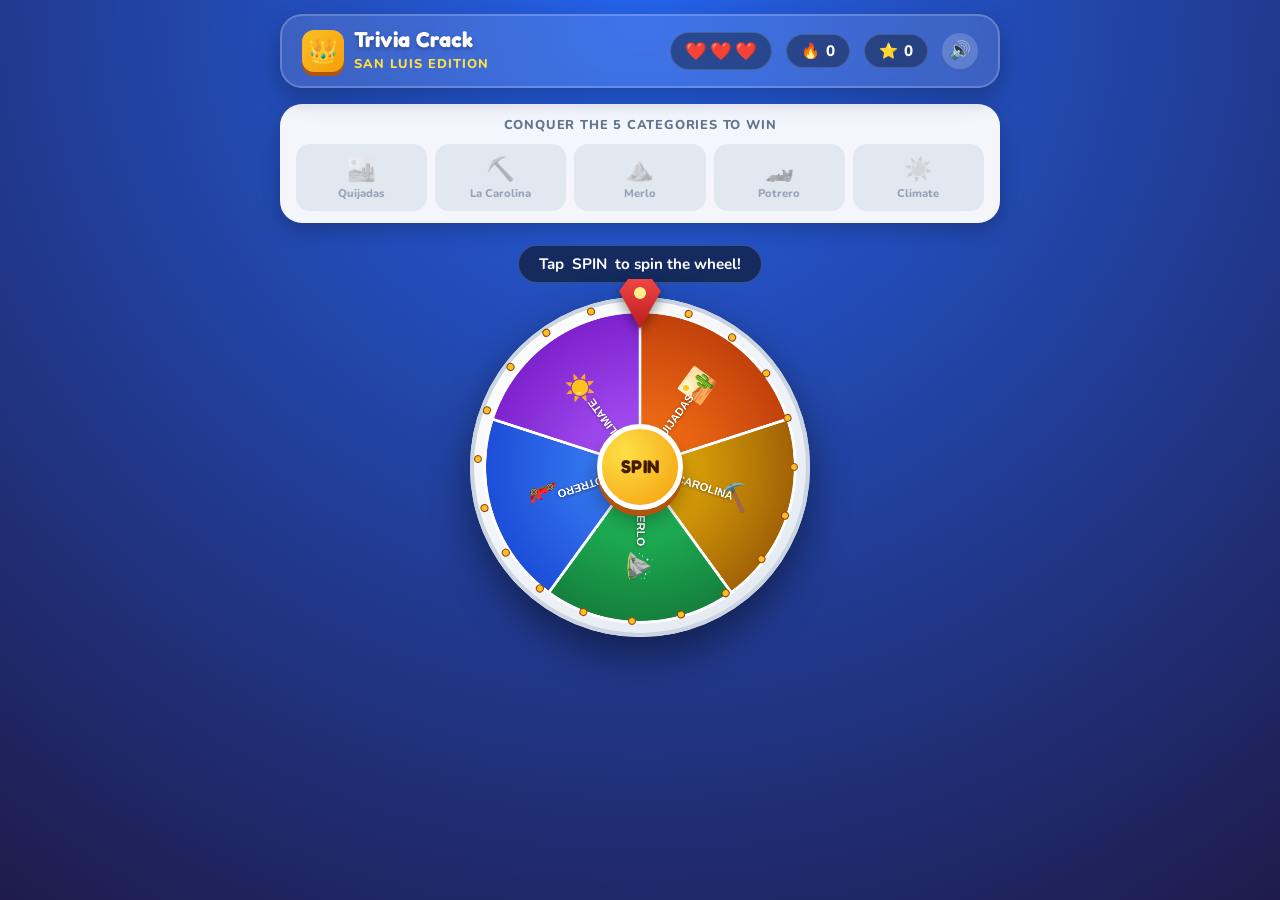
<file: sanluis.html>
<!DOCTYPE html>
<html lang="en">
<head>
  <meta charset="UTF-8" />
  <meta name="viewport" content="width=device-width, initial-scale=1.0" />
  <title>Trivia Crack: San Luis Edition</title>
  <link rel="preconnect" href="https://fonts.googleapis.com">
  <link rel="preconnect" href="https://fonts.gstatic.com" crossorigin>
  <link href="https://fonts.googleapis.com/css2?family=Fredoka:wght@500;600;700&family=Nunito:wght@600;700;800&display=swap" rel="stylesheet">
  <!-- Enlace al archivo CSS separado -->
  <link rel="stylesheet" href="questions.css" />
</head>
<body>

  <canvas id="confetti-canvas"></canvas>

  <div class="app-container">
    <!-- Top Header -->
    <header class="top-bar">
      <div class="brand">
        <div class="brand-logo" title="San Luis Trivia">👑</div>
        <div class="brand-text">
          <h1>Trivia Crack</h1>
          <span>San Luis Edition</span>
        </div>
      </div>

      <div class="stats-group">
        <div class="stat-pill" title="Remaining Lives">
          <div class="hearts" id="hearts-display">
            <span class="heart">❤️</span>
            <span class="heart">❤️</span>
            <span class="heart">❤️</span>
          </div>
        </div>
        <div class="stat-pill" title="Current Streak">
          🔥 <span id="streak-count">0</span>
        </div>
        <div class="stat-pill" title="Total Score">
          ⭐ <span id="score-count">0</span>
        </div>
        <button class="sound-btn" id="sound-toggle" title="Toggle Sound">🔊</button>
      </div>
    </header>

    <!-- Crown Collection Progress Bar -->
    <section class="crowns-bar" aria-label="Collected Crowns">
      <div class="crowns-label">Conquer the 5 Categories to Win</div>
      <div class="crowns-grid" id="crowns-grid">
        <!-- Populated dynamically -->
      </div>
    </section>

    <!-- Main Wheel Arena -->
    <main class="wheel-stage">
      <div class="status-banner" id="status-banner">
        Tap <strong>SPIN</strong> to spin the wheel!
      </div>

      <div class="wheel-wrapper">
        <div class="wheel-pointer" id="wheel-pointer"></div>
        <div class="wheel-outer-rim" id="wheel-rim">
          <canvas id="wheel-canvas" width="680" height="680"></canvas>
          <button class="spin-center-btn" id="spin-btn">SPIN</button>
        </div>
      </div>
    </main>
  </div>

  <!-- Question Modal -->
  <div class="modal-backdrop" id="question-modal">
    <div class="modal-card">
      <div class="modal-header" id="q-header">
        <div class="cat-badge" id="q-cat-badge">
          <span id="q-cat-icon">🏜️</span>
          <span id="q-cat-name">Category</span>
        </div>
        <div class="crown-alert" id="q-crown-alert">👑 CROWN QUESTION!</div>
      </div>
      <div class="modal-body">
        <p class="question-text" id="q-text">Loading question...</p>
        <div class="options-list" id="q-options">
          <!-- Buttons injected dynamically -->
        </div>
        <div class="feedback-box" id="q-feedback"></div>
        <button class="continue-btn" id="q-continue-btn">Continue</button>
      </div>
    </div>
  </div>

  <!-- End Game Modal -->
  <div class="modal-backdrop" id="end-modal">
    <div class="modal-card end-card">
      <div class="end-emoji" id="end-emoji">🏆</div>
      <h2 class="end-title" id="end-title">You Are the King of San Luis!</h2>
      <p class="end-subtitle" id="end-subtitle">You conquered all 5 categories about San Luis's wonders and climate.</p>
      
      <div class="end-stats">
        <div class="end-stat-box">
          <span class="val" id="end-score">0</span>
          <span class="lbl">Points</span>
        </div>
        <div class="end-stat-box">
          <span class="val" id="end-crowns">5/5</span>
          <span class="lbl">Crowns</span>
        </div>
        <div class="end-stat-box">
          <span class="val" id="end-accuracy">100%</span>
          <span class="lbl">Accuracy</span>
        </div>
      </div>

      <button class="restart-btn" id="restart-btn">🔄 Play Again</button>
    </div>
  </div>

  <script>
    // ==========================================
    // 1. CATEGORIES & QUESTION BANK (ENGLISH)
    // ==========================================
    const CATEGORIES = [
      {
        id: 'quijadas',
        name: 'Sierra de las Quijadas',
        shortName: 'Quijadas',
        icon: '🏜️',
        color: '#f97316',
        darkColor: '#c2410c',
        questions: [
          {
            q: "In which part of San Luis province is Sierra de las Quijadas National Park located?",
            options: ["Northwest of the province", "Southeast of the province", "In the center of the capital city", "On the southern border"],
            answer: 0,
            info: "Sierra de las Quijadas National Park is located in the northwest of San Luis province."
          },
          {
            q: "Approximately how many hectares does Sierra de las Quijadas National Park protect?",
            options: ["Nearly 74,000 hectares", "Around 12,000 hectares", "Over 250,000 hectares", "Exactly 5,000 hectares"],
            answer: 0,
            info: "It protects nearly 74,000 hectares of desert landscapes and reddish geological formations."
          },
          {
            q: "What is the name of the massive natural amphitheater with deep canyons and cliffs in Sierra de las Quijadas?",
            options: ["Potrero de la Aguada", "Valle del Conlara", "Filo Serrano", "Potrero de los Funes"],
            answer: 0,
            info: "Potrero de la Aguada is a massive natural amphitheater carved by erosion over millions of years."
          },
          {
            q: "What paleontological discovery gives Sierra de las Quijadas immense scientific value?",
            options: ["Dinosaur footprints", "Frozen wooly mammoths", "Ancient underwater coral cities", "Viking ship remains"],
            answer: 0,
            info: "Dinosaur footprints have been discovered in the park, adding to its paleontological value."
          },
          {
            q: "Which iconic bird species uses Sierra de las Quijadas as its habitat?",
            options: ["Andean condor", "Emperor penguin", "Atlantic puffin", "Toucan"],
            answer: 0,
            info: "The park serves as a vital habitat for species such as the Andean condor."
          }
        ]
      },
      {
        id: 'carolina',
        name: 'La Carolina',
        shortName: 'La Carolina',
        icon: '⛏️',
        color: '#eab308',
        darkColor: '#a16207',
        questions: [
          {
            q: "At the foot of which hill is the historical village of La Carolina located?",
            options: ["Tomolasta Hill", "Mirador del Sol", "Cerro Uritorco", "Aconcagua"],
            answer: 0,
            info: "La Carolina is located in the Sierras de San Luis, right at the foot of Tomolasta Hill."
          },
          {
            q: "In which department of San Luis is La Carolina situated?",
            options: ["Coronel Pringles Department", "Juan Martín de Pueyrredón Department", "Junín Department", "Chacabuco Department"],
            answer: 0,
            info: "La Carolina is located in the Sierras de San Luis within the Coronel Pringles Department."
          },
          {
            q: "What kind of streets characterize the quaint village of La Carolina?",
            options: ["Cobblestone streets", "Wooden boardwalks", "Six-lane asphalt avenues", "Water canals"],
            answer: 0,
            info: "La Carolina is known for its charming cobblestone streets."
          },
          {
            q: "What historical aesthetic and past does La Carolina preserve?",
            options: ["Colonial aesthetic and mining past", "Futuristic architecture and space history", "Industrial textile factories", "Maritime port heritage"],
            answer: 0,
            info: "La Carolina preserves its colonial aesthetic and rich mining past."
          }
        ]
      },
      {
        id: 'merlo',
        name: 'Villa de Merlo',
        shortName: 'Merlo',
        icon: '⛰️',
        color: '#22c55e',
        darkColor: '#15803d',
        questions: [
          {
            q: "At the foot of which mountain range is Villa de Merlo located?",
            options: ["Sierras de los Comechingones", "Sierras de las Quijadas", "Andes Centrales", "Sierras de Tandil"],
            answer: 0,
            info: "Villa de Merlo is located in the northwest of the province, at the foot of the Sierras de los Comechingones."
          },
          {
            q: "Why is Villa de Merlo globally recognized?",
            options: ["For its microclimate (pure air, optimal oxygen and ozone)", "For having the largest seaport in Argentina", "For its year-round polar icebergs", "For its active volcanic geysers"],
            answer: 0,
            info: "Merlo is globally famous for its microclimate, characterized by pure air and optimal levels of oxygen and ozone."
          },
          {
            q: "How high above sea level is the Mirador del Sol in Villa de Merlo?",
            options: ["Nearly 1,470 meters (4,820 feet)", "Around 300 meters (980 feet)", "Over 4,500 meters (14,760 feet)", "At sea level (0 meters)"],
            answer: 0,
            info: "Mirador del Sol sits at nearly 1,470 meters (4,820 feet) above sea level."
          },
          {
            q: "Which valley can be seen with breathtaking panoramic views from Mirador del Sol and Filo Serrano road?",
            options: ["Conlara Valley", "Uco Valley", "Calchaquí Valley", "Punilla Valley"],
            answer: 0,
            info: "Mirador del Sol and the Filo Serrano road offer panoramic views of the Conlara Valley."
          },
          {
            q: "Which waterfall and indigenous culture are associated with Villa de Merlo?",
            options: ["Pasos Malos waterfall & Comechingón culture", "Salto de la Moneda & Mapuche culture", "Iguazú Falls & Guaraní culture", "Salto del Agrio & Tehuelche culture"],
            answer: 0,
            info: "Merlo is famous for waterfalls like Pasos Malos and a rich history connected to the Comechingón indigenous culture."
          }
        ]
      },
      {
        id: 'potrero',
        name: 'Potrero de los Funes',
        shortName: 'Potrero',
        icon: '🏎️',
        color: '#3b82f6',
        darkColor: '#1d4ed8',
        questions: [
          {
            q: "How far is Potrero de los Funes from the capital city of San Luis?",
            options: ["About 20 km (12 miles)", "About 180 km (112 miles)", "About 500 km (310 miles)", "Less than 1 km"],
            answer: 0,
            info: "Potrero de los Funes is located in the Juan Martín de Pueyrredón Department, about 20 km (12 miles) from the capital city."
          },
          {
            q: "What sits at the center of the picturesque valley of Potrero de los Funes?",
            options: ["A large reservoir (Potrero de los Funes Dam)", "A salt flat", "An ancient Roman colosseum", "A dense tropical rainforest"],
            answer: 0,
            info: "The valley is surrounded by hills and mountain ranges centered around the Potrero de los Funes Dam."
          },
          {
            q: "Which waterfall can hikers trek to in Potrero de los Funes?",
            options: ["Salto de la Moneda waterfall", "Pasos Malos waterfall", "Niagara Falls", "Salto del Tabaquillo"],
            answer: 0,
            info: "Potrero de los Funes is a top choice for hiking, including the trek to the Salto de la Moneda waterfall."
          },
          {
            q: "What unique sporting feature circles the entire lake in Potrero de los Funes?",
            options: ["An international racing circuit", "An 18-hole floating golf course", "A high-speed bullet train track", "An Olympic bobsled track"],
            answer: 0,
            info: "Potrero de los Funes features a famous international racing circuit that circles the entire lake."
          }
        ]
      },
      {
        id: 'clima',
        name: 'Climate in San Luis',
        shortName: 'Climate',
        icon: '☀️',
        color: '#a855f7',
        darkColor: '#7e22ce',
        questions: [
          {
            q: "How is the climate in San Luis described overall?",
            options: ["Mostly dry climate with hot summers and cold winters", "Tropical rainforest climate year-round", "Subarctic tundra with permanent snow", "Constant monsoon weather"],
            answer: 0,
            info: "San Luis has a mostly dry climate with hot summers, cold winters, and plenty of sunny days."
          },
          {
            q: "What temperatures can summers reach in San Luis?",
            options: ["Above 30 degrees Celsius", "Below 5 degrees Celsius", "Never above 18 degrees Celsius", "Around -10 degrees Celsius"],
            answer: 0,
            info: "Summers in San Luis are hot, and temperatures can go above 30 degrees Celsius."
          },
          {
            q: "During which seasons does it rain more in San Luis?",
            options: ["Spring and summer (mostly with storms)", "Autumn and winter", "Only in July", "It never rains at all"],
            answer: 0,
            info: "It rains more in spring and summer, and most of the rain comes with storms."
          },
          {
            q: "How does the weather change in the mountains of San Luis compared to the rest of the province?",
            options: ["It is cooler and more humid", "It is much hotter and drier", "It has zero wind and high humidity", "Temperatures exceed 50°C"],
            answer: 0,
            info: "In the mountains of San Luis, the weather is cooler and more humid."
          },
          {
            q: "Besides hot summers and cold winters (sometimes with frost), what characterizes San Luis's weather?",
            options: ["A lot of sunny days and semi-arid to arid zones", "Continuous dense fog every day", "Daily hurricanes", "Permanent overcast skies"],
            answer: 0,
            info: "San Luis has semi-arid and arid areas, occasional winter frost, and a lot of sunny days."
          }
        ]
      }
    ];

    // ==========================================
    // 2. SYNTHESIZED SOUND EFFECTS (WEB AUDIO)
    // ==========================================
    class SoundFX {
      constructor() {
        this.enabled = true;
        this.ctx = null;
      }

      init() {
        if (!this.ctx) {
          const AudioCtx = window.AudioContext || window.webkitAudioContext;
          if (AudioCtx) this.ctx = new AudioCtx();
        }
        if (this.ctx && this.ctx.state === 'suspended') {
          this.ctx.resume();
        }
      }

      playTick() {
        if (!this.enabled) return;
        this.init();
        if (!this.ctx) return;
        const osc = this.ctx.createOscillator();
        const gain = this.ctx.createGain();
        osc.type = 'triangle';
        osc.frequency.setValueAtTime(520, this.ctx.currentTime);
        osc.frequency.exponentialRampToValueAtTime(180, this.ctx.currentTime + 0.045);
        gain.gain.setValueAtTime(0.18, this.ctx.currentTime);
        gain.gain.exponentialRampToValueAtTime(0.001, this.ctx.currentTime + 0.045);
        osc.connect(gain);
        gain.connect(this.ctx.destination);
        osc.start();
        osc.stop(this.ctx.currentTime + 0.05);
      }

      playCorrect() {
        if (!this.enabled) return;
        this.init();
        if (!this.ctx) return;
        const notes = [523.25, 659.25, 783.99, 1046.50];
        notes.forEach((freq, i) => {
          const osc = this.ctx.createOscillator();
          const gain = this.ctx.createGain();
          osc.type = 'sine';
          const start = this.ctx.currentTime + i * 0.07;
          osc.frequency.setValueAtTime(freq, start);
          gain.gain.setValueAtTime(0.2, start);
          gain.gain.exponentialRampToValueAtTime(0.001, start + 0.25);
          osc.connect(gain);
          gain.connect(this.ctx.destination);
          osc.start(start);
          osc.stop(start + 0.26);
        });
      }

      playWrong() {
        if (!this.enabled) return;
        this.init();
        if (!this.ctx) return;
        const notes = [240, 185];
        notes.forEach((freq, i) => {
          const osc = this.ctx.createOscillator();
          const gain = this.ctx.createGain();
          osc.type = 'sawtooth';
          const start = this.ctx.currentTime + i * 0.14;
          osc.frequency.setValueAtTime(freq, start);
          gain.gain.setValueAtTime(0.16, start);
          gain.gain.exponentialRampToValueAtTime(0.001, start + 0.28);
          osc.connect(gain);
          gain.connect(this.ctx.destination);
          osc.start(start);
          osc.stop(start + 0.3);
        });
      }

      playWin() {
        if (!this.enabled) return;
        this.init();
        if (!this.ctx) return;
        const melody = [523.25, 659.25, 783.99, 1046.50, 783.99, 1046.50];
        const times = [0, 0.1, 0.2, 0.3, 0.45, 0.6];
        melody.forEach((freq, i) => {
          const osc = this.ctx.createOscillator();
          const gain = this.ctx.createGain();
          osc.type = 'triangle';
          const start = this.ctx.currentTime + times[i];
          osc.frequency.setValueAtTime(freq, start);
          gain.gain.setValueAtTime(0.24, start);
          gain.gain.exponentialRampToValueAtTime(0.001, start + 0.35);
          osc.connect(gain);
          gain.connect(this.ctx.destination);
          osc.start(start);
          osc.stop(start + 0.36);
        });
      }
    }

    const sfx = new SoundFX();

    // ==========================================
    // 3. GAME STATE & DOM REFERENCES
    // ==========================================
    const state = {
      lives: 3,
      score: 0,
      streak: 0,
      totalAnswered: 0,
      totalCorrect: 0,
      crowns: new Set(),
      usedQuestions: {},
      currentRotation: 0,
      isSpinning: false,
      activeCategory: null,
      activeQuestion: null
    };

    const wheelCanvas = document.getElementById('wheel-canvas');
    const ctx = wheelCanvas.getContext('2d');
    const spinBtn = document.getElementById('spin-btn');
    const wheelPointer = document.getElementById('wheel-pointer');
    const wheelRim = document.getElementById('wheel-rim');
    const statusBanner = document.getElementById('status-banner');
    const crownsGrid = document.getElementById('crowns-grid');
    const heartsDisplay = document.getElementById('hearts-display');
    const streakCount = document.getElementById('streak-count');
    const scoreCount = document.getElementById('score-count');
    const soundToggle = document.getElementById('sound-toggle');

    const qModal = document.getElementById('question-modal');
    const qHeader = document.getElementById('q-header');
    const qCatIcon = document.getElementById('q-cat-icon');
    const qCatName = document.getElementById('q-cat-name');
    const qCrownAlert = document.getElementById('q-crown-alert');
    const qText = document.getElementById('q-text');
    const qOptions = document.getElementById('q-options');
    const qFeedback = document.getElementById('q-feedback');
    const qContinueBtn = document.getElementById('q-continue-btn');

    const endModal = document.getElementById('end-modal');
    const endEmoji = document.getElementById('end-emoji');
    const endTitle = document.getElementById('end-title');
    const endSubtitle = document.getElementById('end-subtitle');
    const endScore = document.getElementById('end-score');
    const endCrowns = document.getElementById('end-crowns');
    const endAccuracy = document.getElementById('end-accuracy');
    const restartBtn = document.getElementById('restart-btn');

    // ==========================================
    // 4. WHEEL RENDERING & RIM PEGS
    // ==========================================
    const NUM_SLICES = CATEGORIES.length;
    const SLICE_ANGLE = (2 * Math.PI) / NUM_SLICES;

    function buildRimPegs() {
      document.querySelectorAll('.rim-peg').forEach(el => el.remove());
      const numPegs = 20;
      for (let i = 0; i < numPegs; i++) {
        const deg = (360 / numPegs) * i;
        const peg = document.createElement('div');
        peg.className = 'rim-peg';
        peg.style.transform = `translate(-50%, -50%) rotate(${deg}deg) translateY(-162px)`;
        wheelRim.appendChild(peg);
      }
    }

    function drawWheel(rotationRad = 0) {
      const w = wheelCanvas.width;
      const h = wheelCanvas.height;
      const cx = w / 2;
      const cy = h / 2;
      const radius = w / 2 - 6;

      ctx.clearRect(0, 0, w, h);
      ctx.save();
      ctx.translate(cx, cy);
      ctx.rotate(rotationRad);

      for (let i = 0; i < NUM_SLICES; i++) {
        const cat = CATEGORIES[i];
        const startAngle = -Math.PI / 2 + i * SLICE_ANGLE;
        const endAngle = startAngle + SLICE_ANGLE;

        ctx.beginPath();
        ctx.moveTo(0, 0);
        ctx.arc(0, 0, radius, startAngle, endAngle);
        ctx.closePath();

        const grad = ctx.createRadialGradient(0, 0, 40, 0, 0, radius);
        grad.addColorStop(0, cat.color);
        grad.addColorStop(1, cat.darkColor);
        ctx.fillStyle = grad;
        ctx.fill();

        ctx.lineWidth = 6;
        ctx.strokeStyle = '#ffffff';
        ctx.stroke();

        ctx.save();
        const midAngle = startAngle + SLICE_ANGLE / 2;
        ctx.rotate(midAngle);

        ctx.font = '56px "Apple Color Emoji", "Segoe UI Emoji", sans-serif';
        ctx.textAlign = 'center';
        ctx.textBaseline = 'middle';
        ctx.fillText(cat.icon, radius * 0.64, 0);

        ctx.fillStyle = '#ffffff';
        ctx.font = '700 24px "Fredoka", sans-serif';
        ctx.shadowColor = 'rgba(0,0,0,0.45)';
        ctx.shadowBlur = 6;
        ctx.shadowOffsetY = 2;
        ctx.fillText(cat.shortName.toUpperCase(), radius * 0.38, 0);
        ctx.restore();
      }

      ctx.restore();
    }

    // ==========================================
    // 5. UI UPDATES & CROWNS BAR
    // ==========================================
    function renderCrowns() {
      crownsGrid.innerHTML = '';
      CATEGORIES.forEach(cat => {
        const unlocked = state.crowns.has(cat.id);
        const badge = document.createElement('div');
        badge.className = `crown-badge ${unlocked ? 'unlocked' : ''}`;
        badge.style.backgroundColor = unlocked ? cat.color : '#e2e8f0';
        badge.innerHTML = `
          <span class="mini-crown">👑</span>
          <span class="cat-icon">${cat.icon}</span>
          <span class="cat-name">${cat.shortName}</span>
        `;
        crownsGrid.appendChild(badge);
      });
    }

    function updateHUD() {
      scoreCount.textContent = state.score;
      streakCount.textContent = state.streak;

      const hearts = heartsDisplay.querySelectorAll('.heart');
      hearts.forEach((h, idx) => {
        if (idx >= state.lives) {
          h.classList.add('lost');
        } else {
          h.classList.remove('lost');
        }
      });

      renderCrowns();
    }

    // ==========================================
    // 6. SPINNING LOGIC
    // ==========================================
    function spinWheel() {
      if (state.isSpinning || state.lives <= 0) return;

      state.isSpinning = true;
      spinBtn.disabled = true;
      statusBanner.innerHTML = `Spinning the wheel... Good luck! 🍀`;

      let targetIndex;
      const uncollected = CATEGORIES.map((c, idx) => (!state.crowns.has(c.id) ? idx : -1)).filter(idx => idx !== -1);
      if (uncollected.length > 0 && Math.random() < 0.72) {
        targetIndex = uncollected[Math.floor(Math.random() * uncollected.length)];
      } else {
        targetIndex = Math.floor(Math.random() * NUM_SLICES);
      }

      const sliceDeg = 360 / NUM_SLICES;
      const jitter = (Math.random() - 0.5) * (sliceDeg * 0.55);
      const targetCenterDeg = targetIndex * sliceDeg + sliceDeg / 2 + jitter;
      const desiredFinalMod = (360 - (targetCenterDeg % 360) + 360) % 360;

      const currentMod = ((state.currentRotation % 360) + 360) % 360;
      let deltaDeg = desiredFinalMod - currentMod;
      if (deltaDeg < 0) deltaDeg += 360;

      const extraSpins = (5 + Math.floor(Math.random() * 3)) * 360;
      const totalRotationDeg = state.currentRotation + extraSpins + deltaDeg;

      const startRotation = state.currentRotation;
      const duration = 3800;
      const startTime = performance.now();
      let lastSliceTick = -1;

      function animate(now) {
        const elapsed = now - startTime;
        const progress = Math.min(elapsed / duration, 1);
        const ease = 1 - Math.pow(1 - progress, 4);

        const currentDeg = startRotation + (totalRotationDeg - startRotation) * ease;
        state.currentRotation = currentDeg;
        drawWheel((currentDeg * Math.PI) / 180);

        const normalizedDeg = ((360 - (currentDeg % 360)) + 360) % 360;
        const currentSlice = Math.floor(normalizedDeg / sliceDeg) % NUM_SLICES;
        if (currentSlice !== lastSliceTick) {
          lastSliceTick = currentSlice;
          sfx.playTick();
          wheelPointer.classList.remove('tick');
          void wheelPointer.offsetWidth;
          wheelPointer.classList.add('tick');
        }

        if (progress < 1) {
          requestAnimationFrame(animate);
        } else {
          state.isSpinning = false;
          const landedCategory = CATEGORIES[targetIndex];
          statusBanner.innerHTML = `Category: <strong>${landedCategory.icon} ${landedCategory.name}</strong>!`;
          setTimeout(() => openQuestion(landedCategory), 550);
        }
      }

      requestAnimationFrame(animate);
    }

    // ==========================================
    // 7. QUESTION PRESENTATION & EVALUATION
    // ==========================================
    function getNextQuestion(category) {
      if (!state.usedQuestions[category.id]) {
        state.usedQuestions[category.id] = new Set();
      }
      const usedSet = state.usedQuestions[category.id];
      if (usedSet.size >= category.questions.length) {
        usedSet.clear();
      }

      const availableIndices = category.questions
        .map((_, idx) => idx)
        .filter(idx => !usedSet.has(idx));

      const chosenIdx = availableIndices[Math.floor(Math.random() * availableIndices.length)];
      usedSet.add(chosenIdx);
      return category.questions[chosenIdx];
    }

    function openQuestion(category) {
      state.activeCategory = category;
      const qObj = getNextQuestion(category);
      state.activeQuestion = qObj;

      const isCrownMatch = !state.crowns.has(category.id);

      qHeader.style.background = `linear-gradient(135deg, ${category.color}, ${category.darkColor})`;
      qCatIcon.textContent = category.icon;
      qCatName.textContent = category.name;
      qCrownAlert.style.display = isCrownMatch ? 'inline-block' : 'none';
      qText.textContent = qObj.q;

      qFeedback.className = 'feedback-box';
      qFeedback.innerHTML = '';
      qContinueBtn.style.display = 'none';

      const indexedOptions = qObj.options.map((text, idx) => ({
        text,
        isCorrect: idx === qObj.answer
      }));

      for (let i = indexedOptions.length - 1; i > 0; i--) {
        const j = Math.floor(Math.random() * (i + 1));
        [indexedOptions[i], indexedOptions[j]] = [indexedOptions[j], indexedOptions[i]];
      }

      const letters = ['A', 'B', 'C', 'D'];
      qOptions.innerHTML = '';
      indexedOptions.forEach((opt, idx) => {
        const btn = document.createElement('button');
        btn.className = 'option-btn';
        btn.innerHTML = `
          <span class="opt-letter">${letters[idx]}</span>
          <span>${opt.text}</span>
        `;
        btn.addEventListener('click', () => handleAnswer(btn, opt.isCorrect, indexedOptions));
        qOptions.appendChild(btn);
      });

      qModal.classList.add('active');
    }

    function handleAnswer(selectedBtn, isCorrect, allShuffledOptions) {
      const buttons = qOptions.querySelectorAll('.option-btn');
      buttons.forEach(b => (b.disabled = true));

      state.totalAnswered++;

      if (isCorrect) {
        sfx.playCorrect();
        selectedBtn.classList.add('correct');
        state.totalCorrect++;
        state.streak++;
        const earnedPoints = 100 + (state.streak - 1) * 25;
        state.score += earnedPoints;

        const gotNewCrown = !state.crowns.has(state.activeCategory.id);
        if (gotNewCrown) {
          state.crowns.add(state.activeCategory.id);
        }

        qFeedback.className = 'feedback-box success';
        qFeedback.innerHTML = `
          <strong>${gotNewCrown ? '👑 Crown Conquered!' : '✅ Correct Answer!'} (+${earnedPoints} pts)</strong>
          ${state.activeQuestion.info}
        `;
      } else {
        sfx.playWrong();
        selectedBtn.classList.add('wrong');
        state.streak = 0;
        state.lives = Math.max(0, state.lives - 1);

        buttons.forEach((btn, idx) => {
          if (allShuffledOptions[idx].isCorrect) {
            btn.classList.add('correct');
          }
        });

        qFeedback.className = 'feedback-box error';
        qFeedback.innerHTML = `
          <strong>❌ Incorrect! You lost a life</strong>
          ${state.activeQuestion.info}
        `;
      }

      updateHUD();
      qContinueBtn.style.display = 'block';
    }

    function closeQuestionAndCheckEnd() {
      qModal.classList.remove('active');

      if (state.crowns.size === CATEGORIES.length) {
        triggerEndGame(true);
      } else if (state.lives <= 0) {
        triggerEndGame(false);
      } else {
        spinBtn.disabled = false;
        const remaining = CATEGORIES.length - state.crowns.size;
        statusBanner.innerHTML = `You need <strong>${remaining} ${remaining === 1 ? 'crown' : 'crowns'}</strong> left. Spin again!`;
      }
    }

    // ==========================================
    // 8. VICTORY / GAME OVER & CONFETTI
    // ==========================================
    function triggerEndGame(isVictory) {
      const accuracy = state.totalAnswered > 0
        ? Math.round((state.totalCorrect / state.totalAnswered) * 100)
        : 0;

      endScore.textContent = state.score;
      endCrowns.textContent = `${state.crowns.size}/${CATEGORIES.length}`;
      endAccuracy.textContent = `${accuracy}%`;

      if (isVictory) {
        sfx.playWin();
        endEmoji.textContent = '🏆';
        endTitle.textContent = 'You Are the King of San Luis!';
        endSubtitle.textContent = 'You mastered Sierra de las Quijadas, La Carolina, Villa de Merlo, Potrero de los Funes, and San Luis’s climate!';
        launchConfetti();
      } else {
        endEmoji.textContent = '💔';
        endTitle.textContent = 'Out of Lives!';
        endSubtitle.textContent = `You collected ${state.crowns.size} of 5 crowns. Try again to conquer all of San Luis!`;
      }

      endModal.classList.add('active');
    }

    function resetGame() {
      state.lives = 3;
      state.score = 0;
      state.streak = 0;
      state.totalAnswered = 0;
      state.totalCorrect = 0;
      state.crowns.clear();
      state.usedQuestions = {};
      state.isSpinning = false;

      endModal.classList.remove('active');
      spinBtn.disabled = false;
      statusBanner.innerHTML = `Tap <strong>SPIN</strong> to spin the wheel!`;
      updateHUD();
    }

    function launchConfetti() {
      const canvas = document.getElementById('confetti-canvas');
      const cCtx = canvas.getContext('2d');
      canvas.width = window.innerWidth;
      canvas.height = window.innerHeight;

      const colors = ['#f97316', '#eab308', '#22c55e', '#3b82f6', '#a855f7', '#fbbf24'];
      const pieces = Array.from({ length: 130 }, () => ({
        x: Math.random() * canvas.width,
        y: Math.random() * canvas.height - canvas.height,
        w: Math.random() * 10 + 6,
        h: Math.random() * 6 + 4,
        color: colors[Math.floor(Math.random() * colors.length)],
        vy: Math.random() * 3 + 2.5,
        vx: (Math.random() - 0.5) * 2.5,
        rot: Math.random() * 360,
        vRot: (Math.random() - 0.5) * 8
      }));

      let frames = 0;
      function drawConfetti() {
        cCtx.clearRect(0, 0, canvas.width, canvas.height);
        pieces.forEach(p => {
          p.y += p.vy;
          p.x += p.vx;
          p.rot += p.vRot;

          cCtx.save();
          cCtx.translate(p.x, p.y);
          cCtx.rotate((p.rot * Math.PI) / 180);
          cCtx.fillStyle = p.color;
          cCtx.fillRect(-p.w / 2, -p.h / 2, p.w, p.h);
          cCtx.restore();
        });

        frames++;
        if (frames < 220) {
          requestAnimationFrame(drawConfetti);
        } else {
          cCtx.clearRect(0, 0, canvas.width, canvas.height);
        }
      }
      requestAnimationFrame(drawConfetti);
    }

    // ==========================================
    // 9. EVENT LISTENERS & INITIALIZATION
    // ==========================================
    spinBtn.addEventListener('click', spinWheel);
    qContinueBtn.addEventListener('click', closeQuestionAndCheckEnd);
    restartBtn.addEventListener('click', resetGame);

    soundToggle.addEventListener('click', () => {
      sfx.enabled = !sfx.enabled;
      soundToggle.textContent = sfx.enabled ? '🔊' : '🔇';
    });

    window.addEventListener('resize', () => {
      const c = document.getElementById('confetti-canvas');
      c.width = window.innerWidth;
      c.height = window.innerHeight;
    });

    buildRimPegs();
    drawWheel(0);
    updateHUD();
  </script>
</body>
</html>
</file>
<file: questions.css>
:root {
  --bg-top: #1e3a8a;
  --bg-bottom: #3b82f6;
  --card-bg: #ffffff;
  --text-dark: #1e293b;
  --text-muted: #64748b;

  /* 5 Category Colors */
  --cat-quijadas: #f97316;
  --cat-carolina: #eab308;
  --cat-merlo: #22c55e;
  --cat-potrero: #3b82f6;
  --cat-clima: #a855f7;
}

* {
  box-sizing: border-box;
  margin: 0;
  padding: 0;
  user-select: none;
}

body {
  font-family: 'Nunito', sans-serif;
  background: radial-gradient(circle at top, #2563eb 0%, #1e1b4b 100%);
  color: var(--text-dark);
  min-height: 100vh;
  display: flex;
  flex-direction: column;
  align-items: center;
  overflow-x: hidden;
  padding: 14px;
}

h1, h2, h3, .wheel-btn, .badge-title {
  font-family: 'Fredoka', sans-serif;
}

/* Confetti Canvas */
#confetti-canvas {
  position: fixed;
  inset: 0;
  pointer-events: none;
  z-index: 999;
}

/* Main App Container */
.app-container {
  width: 100%;
  max-width: 720px;
  display: flex;
  flex-direction: column;
  align-items: center;
  gap: 16px;
}

/* Header */
.top-bar {
  width: 100%;
  background: rgba(255, 255, 255, 0.12);
  backdrop-filter: blur(12px);
  border: 2px solid rgba(255, 255, 255, 0.2);
  border-radius: 22px;
  padding: 12px 20px;
  display: flex;
  justify-content: space-between;
  align-items: center;
  color: white;
  box-shadow: 0 10px 25px rgba(0, 0, 0, 0.25);
}

.brand {
  display: flex;
  align-items: center;
  gap: 10px;
}

.brand-logo {
  width: 42px;
  height: 42px;
  background: linear-gradient(135deg, #fbbf24, #f59e0b);
  border-radius: 12px;
  display: grid;
  place-items: center;
  font-size: 24px;
  box-shadow: 0 4px 0 #b45309;
}

.brand-text h1 {
  font-size: 1.35rem;
  line-height: 1.1;
  letter-spacing: 0.4px;
  text-shadow: 0 2px 4px rgba(0, 0, 0, 0.3);
}

.brand-text span {
  font-size: 0.8rem;
  color: #fde047;
  font-weight: 800;
  text-transform: uppercase;
  letter-spacing: 1px;
}

.stats-group {
  display: flex;
  align-items: center;
  gap: 14px;
}

.stat-pill {
  background: rgba(15, 23, 42, 0.45);
  padding: 6px 14px;
  border-radius: 999px;
  display: flex;
  align-items: center;
  gap: 6px;
  font-weight: 800;
  font-size: 0.95rem;
  border: 1px solid rgba(255, 255, 255, 0.15);
}

.hearts {
  display: flex;
  gap: 3px;
  font-size: 1.1rem;
}

.heart.lost {
  filter: grayscale(1) opacity(0.35);
  transform: scale(0.85);
  transition: all 0.3s ease;
}

.sound-btn {
  background: rgba(255, 255, 255, 0.18);
  border: none;
  color: white;
  width: 36px;
  height: 36px;
  border-radius: 50%;
  cursor: pointer;
  font-size: 1.1rem;
  display: grid;
  place-items: center;
  transition: transform 0.15s ease, background 0.2s;
}

.sound-btn:hover {
  background: rgba(255, 255, 255, 0.3);
  transform: scale(1.08);
}

/* Crowns Bar */
.crowns-bar {
  width: 100%;
  background: rgba(255, 255, 255, 0.95);
  border-radius: 22px;
  padding: 12px 16px;
  box-shadow: 0 8px 20px rgba(0, 0, 0, 0.2);
}

.crowns-label {
  text-align: center;
  font-size: 0.8rem;
  font-weight: 800;
  text-transform: uppercase;
  color: var(--text-muted);
  letter-spacing: 0.8px;
  margin-bottom: 10px;
}

.crowns-grid {
  display: grid;
  grid-template-columns: repeat(5, 1fr);
  gap: 8px;
}

.crown-badge {
  display: flex;
  flex-direction: column;
  align-items: center;
  justify-content: center;
  padding: 8px 4px;
  border-radius: 14px;
  background: #f1f5f9;
  border: 2px solid #e2e8f0;
  transition: all 0.35s cubic-bezier(0.34, 1.56, 0.64, 1);
  position: relative;
  text-align: center;
}

.crown-badge .cat-icon {
  font-size: 1.45rem;
  filter: grayscale(1) opacity(0.45);
  transition: all 0.35s ease;
}

.crown-badge .cat-name {
  font-size: 0.7rem;
  font-weight: 800;
  color: #94a3b8;
  margin-top: 3px;
  line-height: 1.15;
}

.crown-badge .mini-crown {
  position: absolute;
  top: -8px;
  right: -4px;
  font-size: 1rem;
  opacity: 0;
  transform: scale(0) rotate(-20deg);
  transition: all 0.4s cubic-bezier(0.34, 1.56, 0.64, 1);
}

.crown-badge.unlocked {
  transform: translateY(-3px);
  border-color: transparent;
  color: white;
  box-shadow: 0 5px 12px rgba(0, 0, 0, 0.18);
}

.crown-badge.unlocked .cat-icon {
  filter: none;
  transform: scale(1.1);
}

.crown-badge.unlocked .cat-name {
  color: white;
}

.crown-badge.unlocked .mini-crown {
  opacity: 1;
  transform: scale(1) rotate(12deg);
}

/* Wheel Stage */
.wheel-stage {
  position: relative;
  display: flex;
  flex-direction: column;
  align-items: center;
  margin: 6px 0;
}

.status-banner {
  background: rgba(15, 23, 42, 0.65);
  color: white;
  padding: 8px 20px;
  border-radius: 999px;
  font-weight: 700;
  font-size: 0.95rem;
  margin-bottom: 14px;
  border: 1px solid rgba(255, 255, 255, 0.18);
  text-align: center;
  min-height: 38px;
  display: flex;
  align-items: center;
  gap: 8px;
}

.wheel-wrapper {
  position: relative;
  width: 340px;
  height: 340px;
  display: grid;
  place-items: center;
}

.wheel-outer-rim {
  position: relative;
  width: 100%;
  height: 100%;
  border-radius: 50%;
  background: linear-gradient(145deg, #ffffff, #e2e8f0);
  padding: 12px;
  box-shadow:
    0 18px 40px rgba(0, 0, 0, 0.45),
    inset 0 0 0 4px #cbd5e1;
}

/* Decorative Pegs around Rim */
.rim-peg {
  position: absolute;
  width: 8px;
  height: 8px;
  background: #fbbf24;
  border: 1.5px solid #92400e;
  border-radius: 50%;
  top: 50%;
  left: 50%;
  transform-origin: 0 0;
  z-index: 4;
  pointer-events: none;
}

#wheel-canvas {
  width: 100%;
  height: 100%;
  border-radius: 50%;
  display: block;
}

/* Top Pointer Needle */
.wheel-pointer {
  position: absolute;
  top: -18px;
  left: 50%;
  transform: translateX(-50%);
  width: 42px;
  height: 50px;
  z-index: 15;
  filter: drop-shadow(0 5px 6px rgba(0, 0, 0, 0.4));
  transform-origin: 50% 10px;
}

.wheel-pointer::before {
  content: '';
  display: block;
  width: 100%;
  height: 100%;
  background: linear-gradient(180deg, #ef4444 0%, #b91c1c 100%);
  clip-path: polygon(50% 100%, 0% 25%, 22% 0%, 78% 0%, 100% 25%);
}

.wheel-pointer::after {
  content: '';
  position: absolute;
  top: 8px;
  left: 50%;
  transform: translateX(-50%);
  width: 12px;
  height: 12px;
  background: #fef08a;
  border-radius: 50%;
}

.wheel-pointer.tick {
  animation: pointerTick 0.12s ease-out;
}

@keyframes pointerTick {
  0% { transform: translateX(-50%) rotate(0deg); }
  40% { transform: translateX(-50%) rotate(-22deg); }
  100% { transform: translateX(-50%) rotate(0deg); }
}

/* Center Spin Button */
.spin-center-btn {
  position: absolute;
  top: 50%;
  left: 50%;
  transform: translate(-50%, -50%);
  width: 86px;
  height: 86px;
  border-radius: 50%;
  border: 5px solid #ffffff;
  background: radial-gradient(circle at 30% 30%, #fde047, #f59e0b);
  color: #451a03;
  font-family: 'Fredoka', sans-serif;
  font-size: 1.15rem;
  font-weight: 700;
  letter-spacing: 0.5px;
  cursor: pointer;
  z-index: 10;
  box-shadow:
    0 6px 0 #b45309,
    0 12px 20px rgba(0, 0, 0, 0.35);
  transition: transform 0.12s ease, box-shadow 0.12s ease;
  display: flex;
  flex-direction: column;
  align-items: center;
  justify-content: center;
  line-height: 1.05;
}

.spin-center-btn:hover:not(:disabled) {
  transform: translate(-50%, -52%) scale(1.05);
}

.spin-center-btn:active:not(:disabled) {
  transform: translate(-50%, -46%) scale(0.97);
  box-shadow:
    0 2px 0 #b45309,
    0 6px 12px rgba(0, 0, 0, 0.35);
}

.spin-center-btn:disabled {
  cursor: not-allowed;
  filter: saturate(0.6);
  opacity: 0.9;
}

/* Mobile QR Trigger Section */
.mobile-qr-section {
  margin-top: 6px;
  width: 100%;
  display: flex;
  justify-content: center;
}

.qr-trigger-btn {
  background: rgba(255, 255, 255, 0.16);
  backdrop-filter: blur(10px);
  border: 2px solid rgba(255, 255, 255, 0.32);
  color: #ffffff;
  padding: 11px 22px;
  border-radius: 999px;
  font-family: 'Fredoka', sans-serif;
  font-size: 1rem;
  font-weight: 600;
  cursor: pointer;
  display: inline-flex;
  align-items: center;
  gap: 10px;
  box-shadow: 0 8px 20px rgba(0, 0, 0, 0.25);
  transition: all 0.2s ease;
}

.qr-trigger-btn:hover {
  background: rgba(255, 255, 255, 0.28);
  transform: translateY(-2px);
  border-color: #fde047;
}

.qr-trigger-btn .phone-icon {
  font-size: 1.25rem;
}

/* Modals */
.modal-backdrop {
  position: fixed;
  inset: 0;
  background: rgba(15, 23, 42, 0.78);
  backdrop-filter: blur(6px);
  display: none;
  align-items: center;
  justify-content: center;
  padding: 16px;
  z-index: 100;
  animation: fadeIn 0.25s ease;
}

.modal-backdrop.active {
  display: flex;
}

@keyframes fadeIn {
  from { opacity: 0; }
  to { opacity: 1; }
}

.modal-card {
  background: white;
  width: 100%;
  max-width: 520px;
  border-radius: 26px;
  overflow: hidden;
  box-shadow: 0 25px 50px rgba(0, 0, 0, 0.45);
  animation: popIn 0.32s cubic-bezier(0.34, 1.56, 0.64, 1);
}

@keyframes popIn {
  from { opacity: 0; transform: scale(0.85) translateY(20px); }
  to { opacity: 1; transform: scale(1) translateY(0); }
}

.modal-header {
  padding: 18px 22px;
  color: white;
  display: flex;
  align-items: center;
  justify-content: space-between;
  gap: 12px;
}

.cat-badge {
  display: flex;
  align-items: center;
  gap: 10px;
  font-family: 'Fredoka', sans-serif;
  font-size: 1.2rem;
  font-weight: 600;
}

.crown-alert {
  background: rgba(255, 255, 255, 0.25);
  padding: 4px 10px;
  border-radius: 999px;
  font-size: 0.78rem;
  font-weight: 800;
  letter-spacing: 0.5px;
}

.modal-body {
  padding: 22px;
}

/* QR Modal Specific Styles */
.qr-modal-card {
  max-width: 420px;
}

.qr-modal-header {
  background: linear-gradient(135deg, #2563eb, #1e1b4b);
}

.close-modal-x {
  background: rgba(255, 255, 255, 0.2);
  border: none;
  color: white;
  width: 32px;
  height: 32px;
  border-radius: 50%;
  font-size: 1rem;
  font-weight: 800;
  cursor: pointer;
  display: grid;
  place-items: center;
  transition: background 0.15s;
}

.close-modal-x:hover {
  background: rgba(255, 255, 255, 0.35);
}

.qr-modal-body {
  text-align: center;
  display: flex;
  flex-direction: column;
  align-items: center;
  gap: 14px;
}

.qr-instructions {
  font-size: 0.98rem;
  color: var(--text-dark);
  line-height: 1.4;
}

.qr-box-wrapper {
  background: #ffffff;
  padding: 14px;
  border-radius: 20px;
  border: 3px solid #e2e8f0;
  box-shadow: 0 10px 25px rgba(0, 0, 0, 0.08);
  display: inline-block;
}

.qr-url-display {
  font-size: 0.78rem;
  color: var(--text-muted);
  word-break: break-all;
  background: #f1f5f9;
  padding: 6px 12px;
  border-radius: 10px;
  width: 100%;
  user-select: all;
}

.qr-custom-url-box {
  width: 100%;
  background: #f8fafc;
  border: 1.5px dashed #cbd5e1;
  border-radius: 14px;
  padding: 10px 12px;
  text-align: left;
}

.qr-custom-url-box label {
  display: block;
  font-size: 0.76rem;
  color: var(--text-muted);
  margin-bottom: 6px;
  line-height: 1.35;
}

.qr-input-row {
  display: flex;
  gap: 6px;
}

.qr-input-row input {
  flex: 1;
  padding: 7px 10px;
  border: 1.5px solid #cbd5e1;
  border-radius: 10px;
  font-family: 'Nunito', sans-serif;
  font-size: 0.85rem;
  outline: none;
  user-select: text;
}

.qr-input-row input:focus {
  border-color: #2563eb;
}

.qr-input-row button {
  background: #2563eb;
  color: white;
  border: none;
  border-radius: 10px;
  padding: 7px 12px;
  font-family: 'Fredoka', sans-serif;
  font-size: 0.85rem;
  cursor: pointer;
  white-space: nowrap;
}

.qr-input-row button:hover {
  background: #1d4ed8;
}

/* Question Modal Elements */
.question-text {
  font-size: 1.2rem;
  font-weight: 800;
  color: var(--text-dark);
  line-height: 1.4;
  margin-bottom: 18px;
}

.options-list {
  display: flex;
  flex-direction: column;
  gap: 10px;
}

.option-btn {
  width: 100%;
  text-align: left;
  background: #f8fafc;
  border: 2px solid #e2e8f0;
  border-radius: 16px;
  padding: 13px 16px;
  font-family: 'Nunito', sans-serif;
  font-size: 1rem;
  font-weight: 700;
  color: var(--text-dark);
  cursor: pointer;
  display: flex;
  align-items: center;
  gap: 12px;
  transition: all 0.18s ease;
}

.option-btn:hover:not(:disabled) {
  background: #eff6ff;
  border-color: #93c5fd;
  transform: translateX(4px);
}

.option-btn .opt-letter {
  width: 30px;
  height: 30px;
  border-radius: 10px;
  background: #e2e8f0;
  color: #475569;
  display: grid;
  place-items: center;
  font-family: 'Fredoka', sans-serif;
  font-weight: 700;
  flex-shrink: 0;
}

.option-btn.correct {
  background: #dcfce7;
  border-color: #22c55e;
  color: #14532d;
}

.option-btn.correct .opt-letter {
  background: #22c55e;
  color: white;
}

.option-btn.wrong {
  background: #fee2e2;
  border-color: #ef4444;
  color: #7f1d1d;
}

.option-btn.wrong .opt-letter {
  background: #ef4444;
  color: white;
}

.option-btn:disabled {
  cursor: default;
}

/* Feedback Banner inside Modal */
.feedback-box {
  margin-top: 16px;
  padding: 12px 15px;
  border-radius: 14px;
  font-size: 0.92rem;
  line-height: 1.4;
  display: none;
}

.feedback-box.success {
  display: block;
  background: #f0fdf4;
  border: 1.5px solid #86efac;
  color: #166534;
}

.feedback-box.error {
  display: block;
  background: #fef2f2;
  border: 1.5px solid #fca5a5;
  color: #991b1b;
}

.feedback-box strong {
  display: block;
  margin-bottom: 3px;
  font-size: 1rem;
}

.continue-btn {
  margin-top: 16px;
  width: 100%;
  padding: 14px;
  border: none;
  border-radius: 16px;
  background: linear-gradient(135deg, #2563eb, #1d4ed8);
  color: white;
  font-family: 'Fredoka', sans-serif;
  font-size: 1.1rem;
  font-weight: 600;
  cursor: pointer;
  box-shadow: 0 5px 0 #1e3a8a;
  display: none;
  transition: transform 0.12s;
}

.continue-btn:hover {
  transform: translateY(-2px);
}

.continue-btn:active {
  transform: translateY(2px);
  box-shadow: 0 2px 0 #1e3a8a;
}

/* Game Over / Victory Screen */
.end-card {
  text-align: center;
  padding: 32px 24px;
}

.end-emoji {
  font-size: 4.5rem;
  margin-bottom: 10px;
  animation: bounce 1s infinite alternate;
}

@keyframes bounce {
  from { transform: translateY(0); }
  to { transform: translateY(-10px); }
}

.end-title {
  font-size: 1.85rem;
  color: var(--text-dark);
  margin-bottom: 8px;
}

.end-subtitle {
  color: var(--text-muted);
  font-size: 1rem;
  margin-bottom: 22px;
  line-height: 1.45;
}

.end-stats {
  display: grid;
  grid-template-columns: repeat(3, 1fr);
  gap: 10px;
  margin-bottom: 24px;
}

.end-stat-box {
  background: #f8fafc;
  border: 2px solid #e2e8f0;
  border-radius: 16px;
  padding: 12px 8px;
}

.end-stat-box .val {
  font-family: 'Fredoka', sans-serif;
  font-size: 1.5rem;
  font-weight: 700;
  color: #2563eb;
  display: block;
}

.end-stat-box .lbl {
  font-size: 0.78rem;
  font-weight: 800;
  color: var(--text-muted);
  text-transform: uppercase;
}

.restart-btn {
  width: 100%;
  padding: 15px;
  border: none;
  border-radius: 18px;
  background: linear-gradient(135deg, #22c55e, #16a34a);
  color: white;
  font-family: 'Fredoka', sans-serif;
  font-size: 1.2rem;
  cursor: pointer;
  box-shadow: 0 6px 0 #15803d;
  transition: transform 0.12s;
}

.restart-btn:hover {
  transform: translateY(-2px);
}

/* Responsive Adjustments */
@media (max-width: 480px) {
  .wheel-wrapper {
    width: 300px;
    height: 300px;
  }
  .crown-badge .cat-name {
    font-size: 0.62rem;
  }
  .top-bar {
    flex-direction: column;
    gap: 10px;
  }
}
</file>
